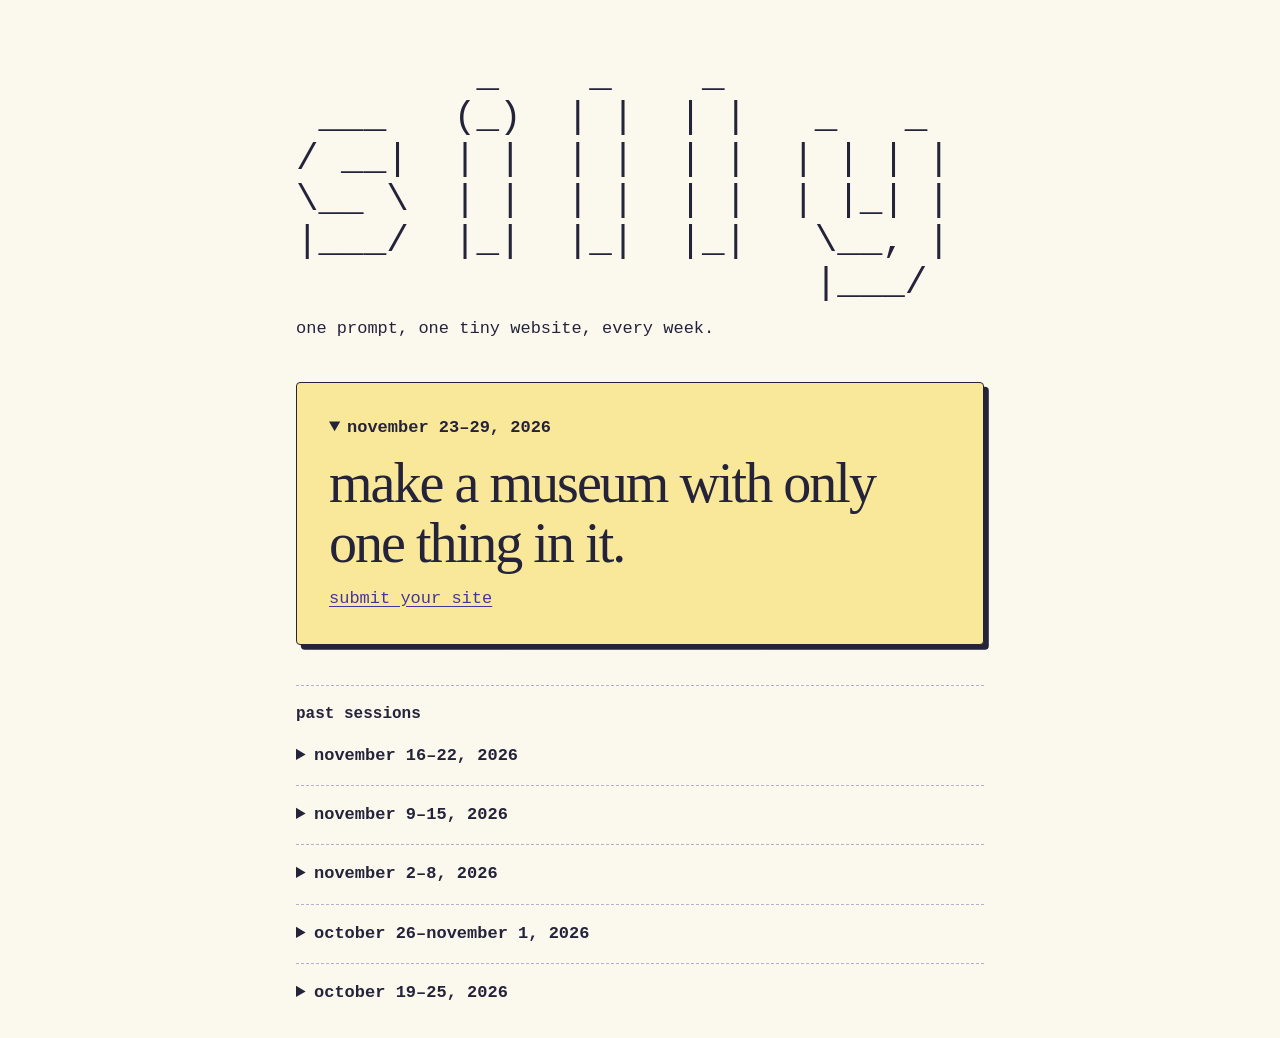
<file: index.html>
<!doctype html>
<html lang="en">
<head>
  <meta charset="utf-8">
  <meta name="viewport" content="width=device-width, initial-scale=1">
  <meta name="description" content="A weekly prompt for making and sharing tiny websites.">
  <title>silly</title>
  <link rel="stylesheet" href="./style.css?v=spaced-wordmark">
</head>
<body>
  <header>
    <h1 class="wordmark" aria-label="silly"><span aria-hidden="true">        _    _    _
 ___   (_)  | |  | |   _   _
/ __|  | |  | |  | |  | | | |
\__ \  | |  | |  | |  | |_| |
|___/  |_|  |_|  |_|   \__, |
                       |___/</span></h1>
    <p>one prompt, one tiny website, every week.</p>
  </header>

  <main>
    <details class="session session-current" id="week-2026-11-23" open>
      <summary><time datetime="2026-11-23">november 23</time>–<time datetime="2026-11-29">29, 2026</time></summary>
      <p class="instruction">make a museum with only one thing in it.</p>
      <p><a href="https://forms.gle/Y3xNjthd9MDKjX7y5">submit your site</a></p>
    </details>

    <section class="archive" id="archive" aria-labelledby="archive-heading">
      <h2 id="archive-heading">past sessions</h2>
      <details class="session" id="week-2026-11-16">
        <summary><time datetime="2026-11-16">november 16</time>–<time datetime="2026-11-22">22, 2026</time></summary>
        <p class="instruction">make a website for something that doesn’t need one.</p>
        <ul class="submissions" aria-label="submissions">
          <li><a href="https://silly.spencers.dev/weeks/2026-11-16/">https://silly.spencers.dev/weeks/2026-11-16/</a></li>
        </ul>
      </details>
      <details class="session" id="week-2026-11-09">
        <summary><time datetime="2026-11-09">november 9</time>–<time datetime="2026-11-15">15, 2026</time></summary>
        <p class="instruction">make a lost-and-found for things you can’t hold.</p>
        <ul class="submissions" aria-label="submissions">
          <li><a href="https://silly.spencers.dev/weeks/2026-11-09/">https://silly.spencers.dev/weeks/2026-11-09/</a></li>
        </ul>
      </details>
      <details class="session" id="week-2026-11-02">
        <summary><time datetime="2026-11-02">november 2</time>–<time datetime="2026-11-08">8, 2026</time></summary>
        <p class="instruction">make a weather report for the inside of your home.</p>
        <ul class="submissions" aria-label="submissions">
          <li><a href="https://silly.spencers.dev/weeks/2026-11-02/">https://silly.spencers.dev/weeks/2026-11-02/</a></li>
        </ul>
      </details>
      <details class="session" id="week-2026-10-26">
        <summary><time datetime="2026-10-26">october 26</time>–<time datetime="2026-11-01">november 1, 2026</time></summary>
        <p class="instruction">make a manual for something that doesn’t come with one.</p>
        <ul class="submissions" aria-label="submissions">
          <li><a href="https://silly.spencers.dev/weeks/2026-10-26/">https://silly.spencers.dev/weeks/2026-10-26/</a></li>
        </ul>
      </details>
      <details class="session" id="week-2026-10-19">
        <summary><time datetime="2026-10-19">october 19</time>–<time datetime="2026-10-25">25, 2026</time></summary>
        <p class="instruction">make a waiting room for nothing in particular.</p>
        <ul class="submissions" aria-label="submissions">
          <li><a href="https://silly.spencers.dev/weeks/2026-10-19/">https://silly.spencers.dev/weeks/2026-10-19/</a></li>
        </ul>
      </details>
    </section>
  </main>

</body>
</html>
</file>
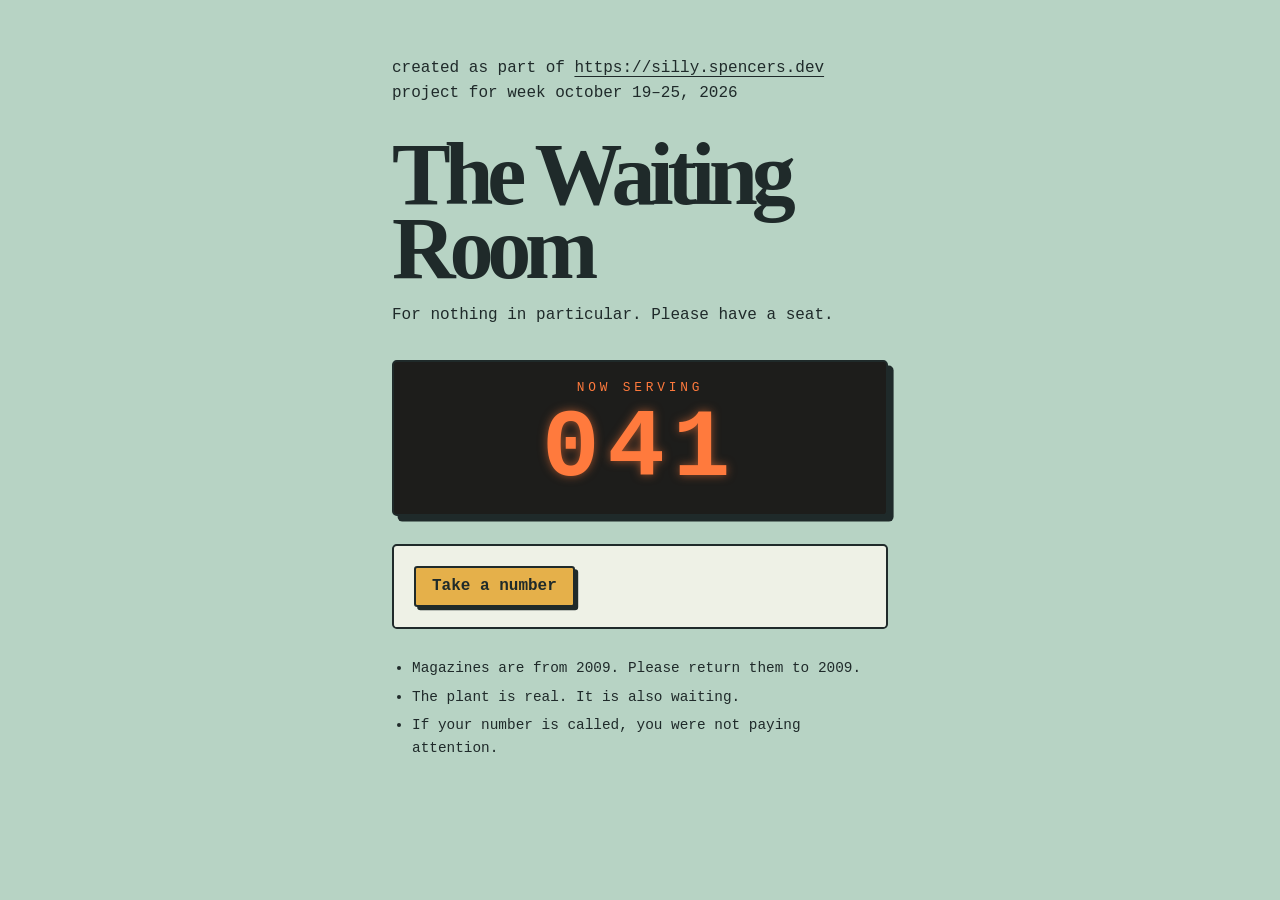
<file: weeks/2026-10-19/index.html>
<!doctype html>
<html lang="en">
<head>
  <meta charset="utf-8">
  <meta name="viewport" content="width=device-width, initial-scale=1">
  <meta name="description" content="A waiting room for nothing in particular. Take a number.">
  <title>The Waiting Room · silly.spencers.dev</title>
  <link rel="stylesheet" href="./style.css">
</head>
<body>
  <main>
    <div>created as part of <a class="back" href="https://silly.spencers.dev">https://silly.spencers.dev</a> project for week <time datetime="2026-10-19">october 19</time>–<time datetime="2026-10-25">25, 2026</time></div>

    <header>
      <h1>The Waiting Room</h1>
      <p>For nothing in particular. Please have a seat.</p>
    </header>

    <section class="board" aria-live="polite">
      <p class="label">now serving</p>
      <p class="serving" id="serving">041</p>
    </section>

    <section class="desk">
      <button type="button" id="take">Take a number</button>
      <p class="ticket" id="ticket" hidden>Your number is <strong id="mine"></strong>.<br><span id="ahead"></span></p>
    </section>

    <ul class="notices">
      <li>Magazines are from 2009. Please return them to 2009.</li>
      <li>The plant is real. It is also waiting.</li>
      <li>If your number is called, you were not paying attention.</li>
    </ul>
  </main>
  <script>
    const servingEl = document.getElementById("serving");
    const ticketEl = document.getElementById("ticket");
    const mineEl = document.getElementById("mine");
    const aheadEl = document.getElementById("ahead");
    const pad = (n) => String(n).padStart(3, "0");
    let serving = 41;
    let mine = null;

    function update() {
      servingEl.textContent = pad(serving);
      if (mine === null) return;
      const gap = mine - serving;
      aheadEl.textContent = gap > 1 ? `${gap - 1} people ahead of you. Probably.`
        : gap === 1 ? "You’re next. Any minute now." : "";
    }

    document.getElementById("take").addEventListener("click", () => {
      mine = serving + 7 + Math.floor(Math.random() * 6);
      mineEl.textContent = pad(mine);
      ticketEl.hidden = false;
      update();
    });

    setInterval(() => {
      // the line moves, but never quite to you
      if (mine !== null && mine - serving <= 1) {
        mine += 1 + Math.floor(Math.random() * 3);
        mineEl.textContent = pad(mine);
        aheadEl.textContent = "Someone with an appointment went ahead. Sorry.";
        return;
      }
      serving += 1;
      update();
    }, 6000);
  </script>
</body>
</html>
</file>
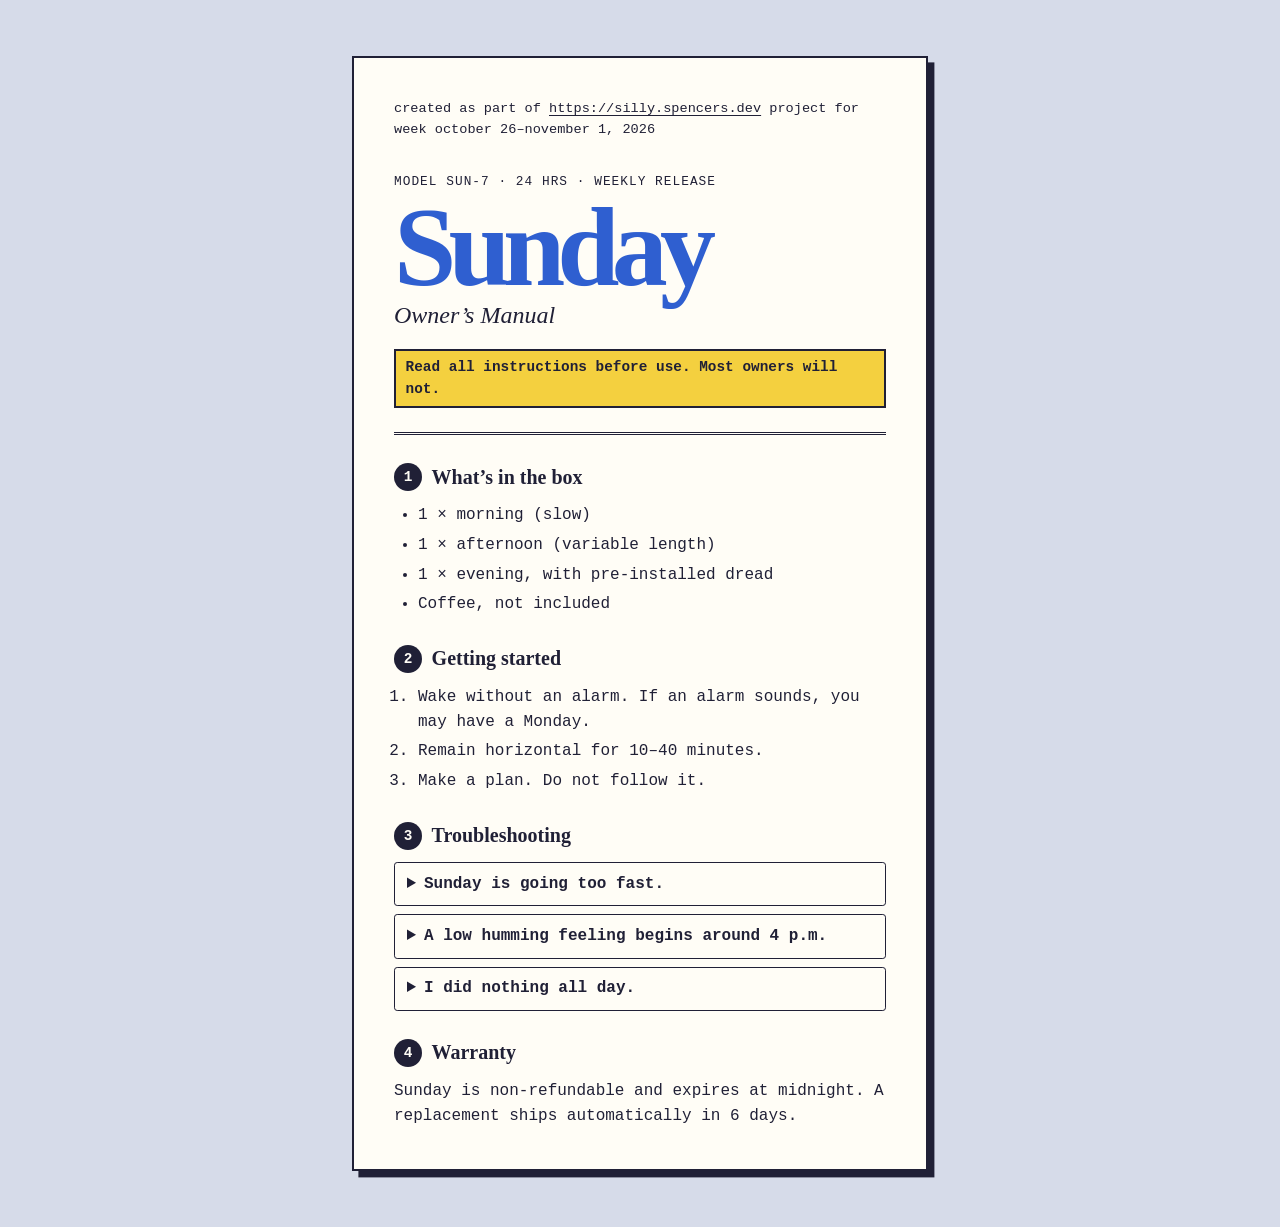
<file: weeks/2026-10-26/index.html>
<!doctype html>
<html lang="en">
<head>
  <meta charset="utf-8">
  <meta name="viewport" content="width=device-width, initial-scale=1">
  <meta name="description" content="An owner’s manual for Sunday, which does not come with one.">
  <title>Sunday: Owner’s Manual · silly.spencers.dev</title>
  <link rel="stylesheet" href="./style.css">
</head>
<body>
  <main class="manual">
    <div class="credit">created as part of <a class="back" href="https://silly.spencers.dev">https://silly.spencers.dev</a> project for week <time datetime="2026-10-26">october 26</time>–<time datetime="2026-11-01">november 1, 2026</time></div>

    <header>
      <p class="model">Model SUN-7 · 24 hrs · Weekly release</p>
      <h1>Sunday</h1>
      <p class="sub">Owner’s Manual</p>
      <p class="warn">Read all instructions before use. Most owners will not.</p>
    </header>

    <section>
      <h2><span>1</span> What’s in the box</h2>
      <ul>
        <li>1 × morning (slow)</li>
        <li>1 × afternoon (variable length)</li>
        <li>1 × evening, with pre-installed dread</li>
        <li>Coffee, not included</li>
      </ul>
    </section>

    <section>
      <h2><span>2</span> Getting started</h2>
      <ol>
        <li>Wake without an alarm. If an alarm sounds, you may have a Monday.</li>
        <li>Remain horizontal for 10–40 minutes.</li>
        <li>Make a plan. Do not follow it.</li>
      </ol>
    </section>

    <section>
      <h2><span>3</span> Troubleshooting</h2>
      <details>
        <summary>Sunday is going too fast.</summary>
        <p>This is normal. Sunday runs at 1.6× the speed of Saturday. There is no fix.</p>
      </details>
      <details>
        <summary>A low humming feeling begins around 4 p.m.</summary>
        <p>The Sunday Scaries module has started. Take a walk. It will pass by Tuesday.</p>
      </details>
      <details>
        <summary>I did nothing all day.</summary>
        <p>Your Sunday is working as intended.</p>
      </details>
    </section>

    <footer>
      <h2><span>4</span> Warranty</h2>
      <p>Sunday is non-refundable and expires at midnight. A replacement ships automatically in 6 days.</p>
    </footer>
  </main>
</body>
</html>
</file>
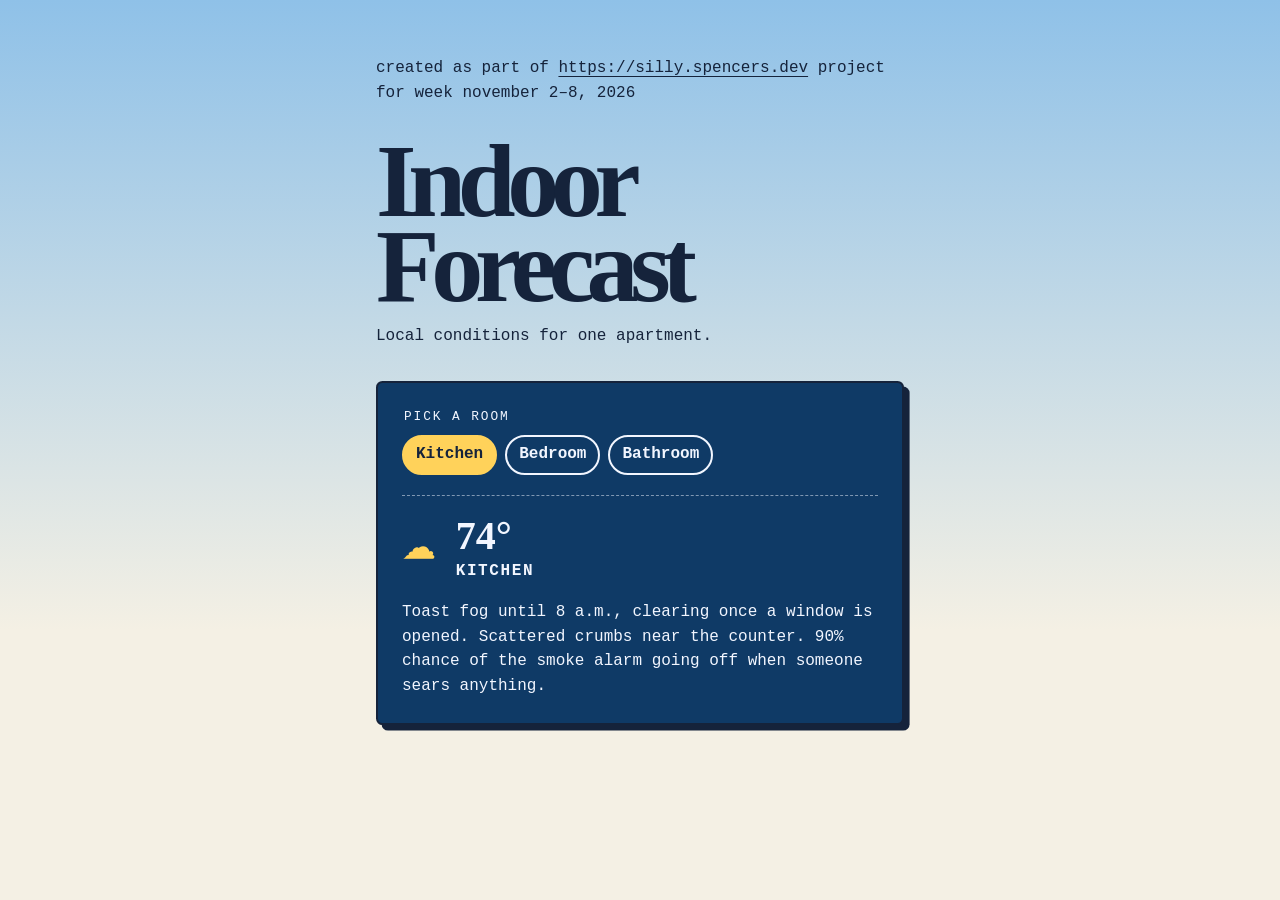
<file: weeks/2026-11-02/index.html>
<!doctype html>
<html lang="en">
<head>
  <meta charset="utf-8">
  <meta name="viewport" content="width=device-width, initial-scale=1">
  <meta name="description" content="A weather report for the rooms of one apartment.">
  <title>Indoor Forecast · silly.spencers.dev</title>
  <link rel="stylesheet" href="./style.css">
</head>
<body>
  <main>
    <div>created as part of <a class="back" href="https://silly.spencers.dev">https://silly.spencers.dev</a> project for week <time datetime="2026-11-02">november 2</time>–<time datetime="2026-11-08">8, 2026</time></div>

    <header>
      <h1>Indoor<br>Forecast</h1>
      <p>Local conditions for one apartment.</p>
    </header>

    <div class="station">
      <fieldset class="rooms">
        <legend>Pick a room</legend>
        <label><input type="radio" name="room" value="kitchen" checked> Kitchen</label>
        <label><input type="radio" name="room" value="bedroom"> Bedroom</label>
        <label><input type="radio" name="room" value="bathroom"> Bathroom</label>
      </fieldset>

      <article class="report" data-room="kitchen">
        <p class="icon" aria-hidden="true">☁︎</p>
        <p class="temp">74°</p>
        <h2>Kitchen</h2>
        <p>Toast fog until 8 a.m., clearing once a window is opened. Scattered crumbs near the counter. 90% chance of the smoke alarm going off when someone sears anything.</p>
      </article>

      <article class="report" data-room="bedroom">
        <p class="icon" aria-hidden="true">☾</p>
        <p class="temp">66°</p>
        <h2>Bedroom</h2>
        <p>Calm and dim. A blanket front moves in after 11 p.m., with a cold toe advisory along the edge of the bed. Laundry accumulation on the chair: 2–4 inches.</p>
      </article>

      <article class="report" data-room="bathroom">
        <p class="icon" aria-hidden="true">♨︎</p>
        <p class="temp">81°</p>
        <h2>Bathroom</h2>
        <p>Dense fog after showers. Mirror visibility near zero. Expect a brief cold snap when the door opens.</p>
      </article>
    </div>
  </main>
</body>
</html>
</file>
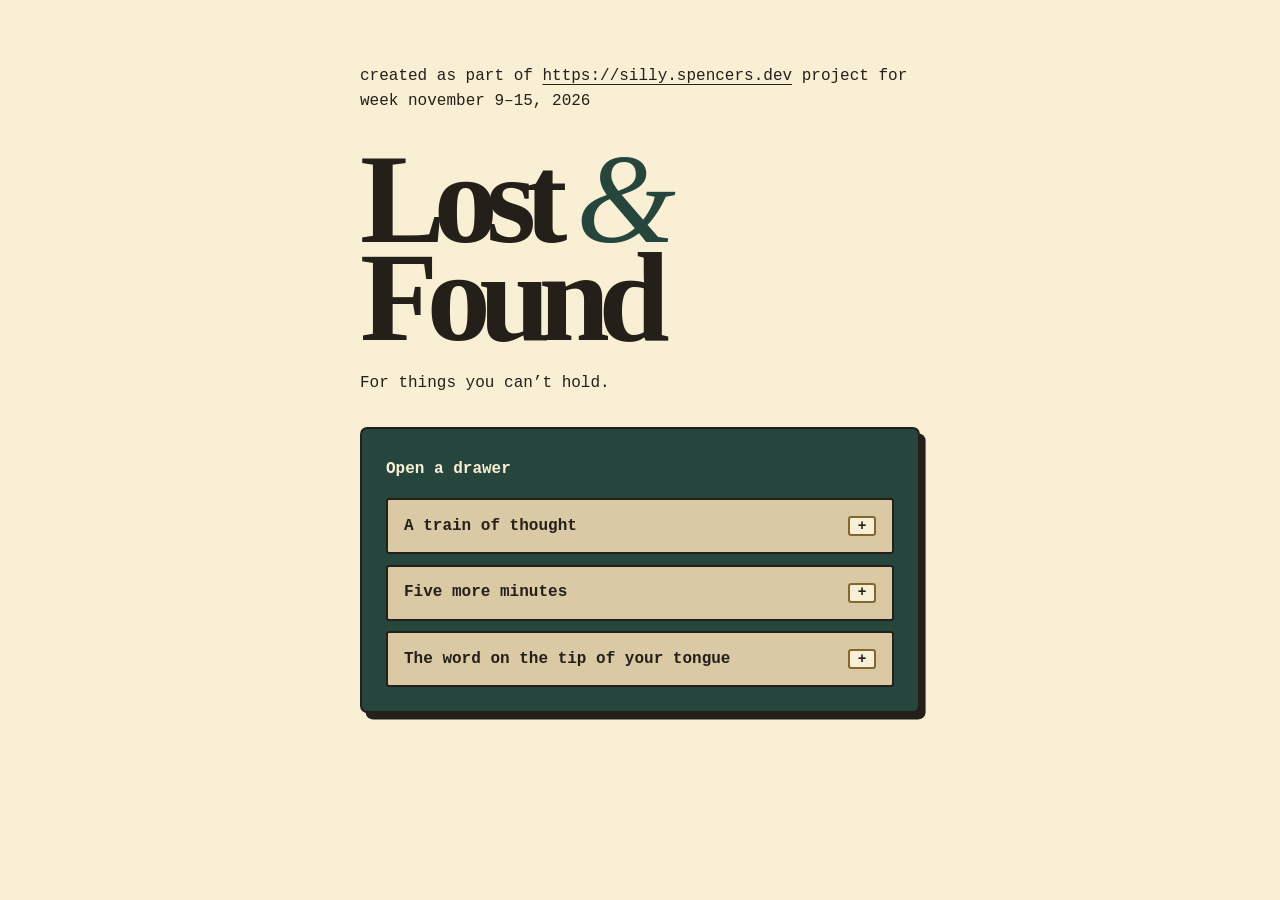
<file: weeks/2026-11-09/index.html>
<!doctype html>
<html lang="en">
<head>
  <meta charset="utf-8">
  <meta name="viewport" content="width=device-width, initial-scale=1">
  <meta name="description" content="A lost-and-found for things you can’t hold.">
  <title>Lost &amp; Found · silly.spencers.dev</title>
  <link rel="stylesheet" href="./style.css">
</head>
<body>
  <main class="office">
    <header>
      <div>created as part of <a class="back" href="https://silly.spencers.dev">https://silly.spencers.dev</a> project for week <time datetime="2026-11-09">november 9</time>–<time datetime="2026-11-15">15, 2026</time></div>
      <h1>Lost <i>&amp;</i><br> Found</h1>
      <p>For things you can’t hold.</p>
    </header>

    <section aria-labelledby="drawers">
      <h2 id="drawers">Open a drawer</h2>

      <details>
        <summary><span>A train of thought</span><span class="handle" aria-hidden="true"></span></summary>
        <div class="ticket">
          <p>Found in the kitchen, just inside the doorway.</p>
          <p>To claim it, walk back into the room you came from.</p>
        </div>
      </details>

      <details>
        <summary><span>Five more minutes</span><span class="handle" aria-hidden="true"></span></summary>
        <div class="ticket">
          <p>Found folded under a pillow at 7:05 a.m.</p>
          <p>To claim them, turn the alarm off and close your eyes. They may go missing again.</p>
        </div>
      </details>

      <details>
        <summary><span>The word on the tip of your tongue</span><span class="handle" aria-hidden="true"></span></summary>
        <div class="ticket">
          <p>Found halfway through a sentence. Starts with an M, probably.</p>
          <p>To claim it, stop looking. It’ll turn up in the shower.</p>
        </div>
      </details>
    </section>
  </main>
</body>
</html>
</file>
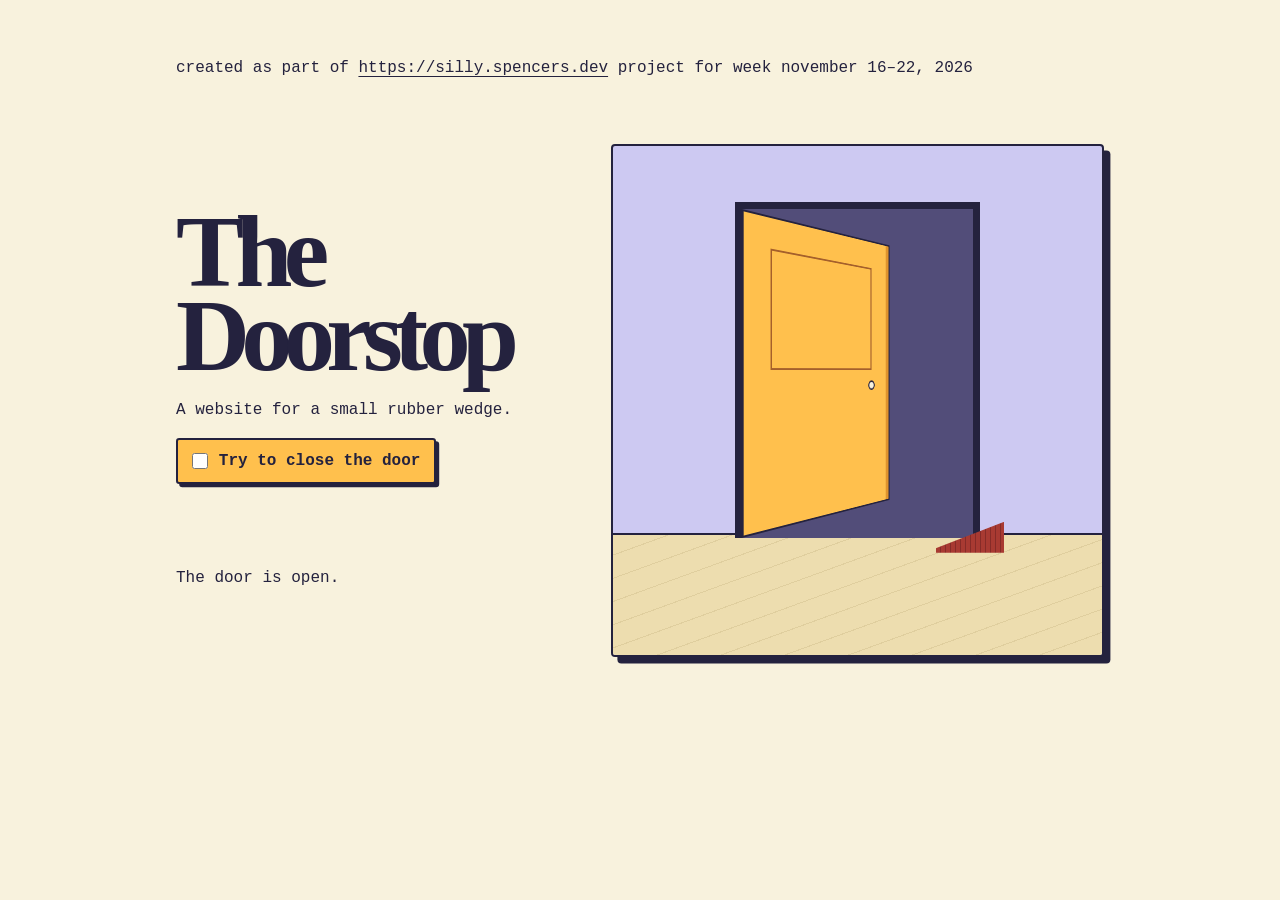
<file: weeks/2026-11-16/index.html>
<!doctype html>
<html lang="en">
<head>
  <meta charset="utf-8">
  <meta name="viewport" content="width=device-width, initial-scale=1">
  <meta name="description" content="A website for a doorstop. Try to close the door.">
  <title>The Doorstop · silly.spencers.dev</title>
  <link rel="stylesheet" href="./style.css">
</head>
<body>
  <main>
    <div>created as part of <a class="back" href="https://silly.spencers.dev">https://silly.spencers.dev</a> project for week <time datetime="2026-11-16">november 16</time>–<time datetime="2026-11-22">22, 2026</time></div>

    <div class="exhibit">
      <header>
        <h1>The<br>Doorstop</h1>
        <p>A website for a small rubber wedge.</p>
      </header>

      <label class="control">
        <input type="checkbox">
        Try to close the door
      </label>

      <p class="result">
        <span class="ready">The door is open.</span>
        <span class="stopped">Still open. The doorstop has done its job.</span>
      </p>

      <div class="scene" aria-hidden="true">
        <div class="floor"></div>
        <div class="frame">
          <div class="door"><span></span></div>
        </div>
        <div class="wedge"></div>
      </div>
    </div>
  </main>
</body>
</html>
</file>
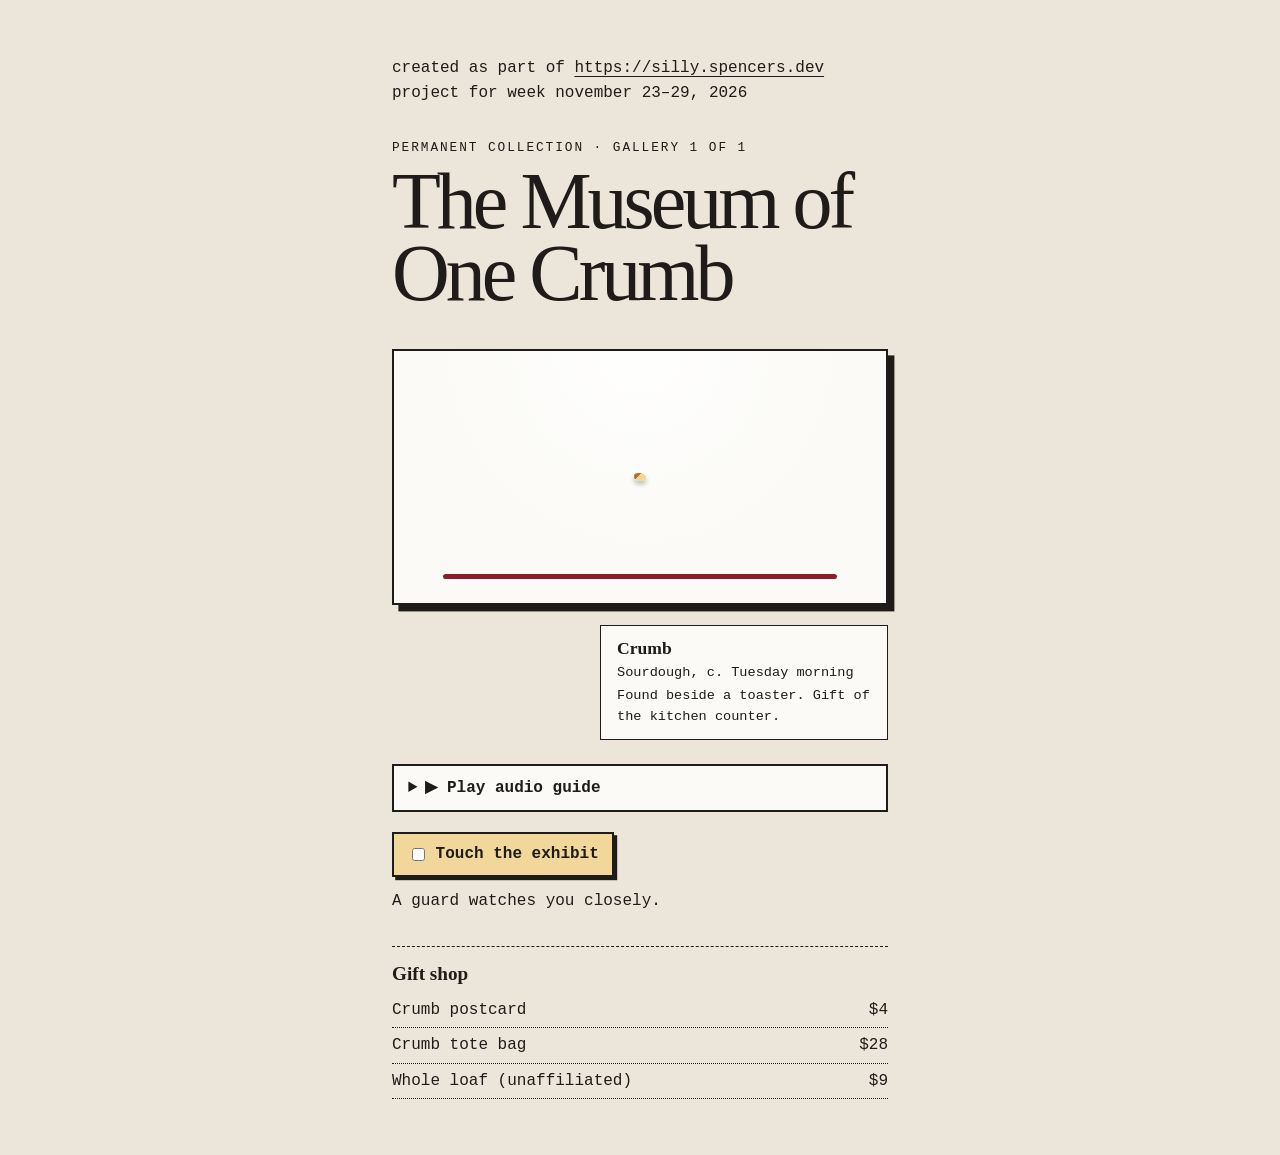
<file: weeks/2026-11-23/index.html>
<!doctype html>
<html lang="en">
<head>
  <meta charset="utf-8">
  <meta name="viewport" content="width=device-width, initial-scale=1">
  <meta name="description" content="A museum with only one thing in it: a crumb.">
  <title>The Museum of One Crumb · silly.spencers.dev</title>
  <link rel="stylesheet" href="./style.css">
</head>
<body>
  <main>
    <div>created as part of <a class="back" href="https://silly.spencers.dev">https://silly.spencers.dev</a> project for week <time datetime="2026-11-23">november 23</time>–<time datetime="2026-11-29">29, 2026</time></div>

    <header>
      <p class="kicker">Permanent collection · Gallery 1 of 1</p>
      <h1>The Museum of One Crumb</h1>
    </header>

    <figure class="case">
      <div class="plinth" aria-hidden="true"><span class="crumb"></span></div>
      <figcaption class="plaque">
        <strong>Crumb</strong>
        <span>Sourdough, c. Tuesday morning</span>
        <span>Found beside a toaster. Gift of the kitchen counter.</span>
      </figcaption>
    </figure>

    <details class="guide">
      <summary>▶ Play audio guide</summary>
      <p>“Look closely. Notice the golden crust on one side and the soft interior on the other. The artist, a slice of toast, left this one behind during a rushed breakfast. Scholars still argue about whether it fell or was dropped. Please do not breathe on the exhibit.”</p>
    </details>

    <label class="touch">
      <input type="checkbox">
      Touch the exhibit
    </label>
    <p class="guard"><span class="ok">A guard watches you closely.</span><span class="no">The guard clears their throat. Please step back from the crumb.</span></p>

    <section class="shop">
      <h2>Gift shop</h2>
      <ul>
        <li>Crumb postcard <span>$4</span></li>
        <li>Crumb tote bag <span>$28</span></li>
        <li>Whole loaf (unaffiliated) <span>$9</span></li>
      </ul>
    </section>
  </main>
</body>
</html>
</file>
<file: style.css>
:root {
  color-scheme: light;
  --paper: #fbf8ee;
  --ink: #25233a;
  --link: #44359b;
  --rule: #b8b1cd;
  --highlight: #f9e899;
}

* {
  box-sizing: border-box;
}

body {
  max-inline-size: 48rem;
  margin: 0 auto;
  padding: clamp(1.5rem, 5vw, 3.5rem) clamp(1rem, 5vw, 2.5rem) 2rem;
  background: var(--paper);
  color: var(--ink);
  font: 1.0625rem/1.55 ui-monospace, "Courier New", monospace;
}

h1,
.instruction {
  font-family: Georgia, "Times New Roman", serif;
}

h1 {
  margin: 0;
  font-size: clamp(2.25rem, 8vw, 5rem);
  font-weight: 500;
  letter-spacing: -0.055em;
  line-height: 1;
  overflow-wrap: anywhere;
}

.wordmark {
  font-family: ui-monospace, "Courier New", monospace;
  font-size: clamp(0.75rem, 4.7vw, 2.35rem);
  letter-spacing: 0;
  line-height: 1.1;
  white-space: pre;
}

h2 {
  margin: 0;
  font-size: 1rem;
}

p {
  margin: 0.75rem 0 0;
}

a {
  color: var(--link);
  text-underline-offset: 0.2em;
}

a:focus-visible {
  outline: 2px solid currentColor;
  outline-offset: 4px;
}

header a {
  display: inline-block;
  margin-top: 1rem;
}

.session {
  margin-top: 1rem;
}

.session summary {
  cursor: pointer;
  font-weight: 700;
}

.session summary:focus-visible {
  outline: 2px solid currentColor;
  outline-offset: 4px;
}

.session + .session {
  padding-top: 1rem;
  border-top: 1px dashed var(--rule);
}

.session-current {
  margin-top: 2.5rem;
  padding: clamp(1rem, 5vw, 2rem);
  border: 1px solid var(--ink);
  border-radius: 0.25rem;
  background: var(--highlight);
  box-shadow: 0.3rem 0.3rem 0 var(--ink);
}

.instruction {
  font-size: 1.35rem;
  line-height: 1.3;
}

.session-current .instruction {
  max-inline-size: 24ch;
  font-size: clamp(2rem, 6vw, 3.5rem);
  letter-spacing: -0.035em;
  line-height: 1.07;
}

.archive {
  margin-top: 2.5rem;
  padding-top: 1rem;
  border-top: 1px dashed var(--rule);
}

.credit {
  font-size: 0.875rem;
}

.submissions {
  margin: 0.75rem 0 0;
  padding-inline-start: 1.25rem;
}

.submissions li + li {
  margin-top: 0.5rem;
}
</file>
<file: weeks/2026-10-19/style.css>
:root {
  color-scheme: light;
  --ink: #1f2a2a;
  --paper: #eef1e6;
  --wall: #b7d3c4;
  --board: #1d1d1b;
  --led: #ff7a3d;
  --chair: #e5b04a;
}

* { box-sizing: border-box; }

body {
  margin: 0;
  background: var(--wall);
  color: var(--ink);
  font: 1rem/1.55 "Courier New", monospace;
}

main {
  max-inline-size: 38rem;
  margin: 0 auto;
  padding: clamp(1.25rem, 5vw, 3.5rem);
}

.back { color: inherit; text-underline-offset: 0.25em; }

h1 {
  margin: 2rem 0 0;
  font: 700 clamp(3rem, 11vw, 5.5rem)/0.85 Georgia, serif;
  letter-spacing: -0.07em;
}

header p { margin: 1rem 0 0; }

.board {
  margin-top: 2rem;
  padding: 1rem 1.25rem;
  border: 2px solid var(--ink);
  border-radius: 0.3rem;
  background: var(--board);
  box-shadow: 0.35rem 0.35rem var(--ink);
  color: var(--led);
  text-align: center;
}

.label {
  margin: 0;
  letter-spacing: 0.3em;
  text-transform: uppercase;
  font-size: 0.8rem;
}

.serving {
  margin: 0.25rem 0 0;
  font: 700 clamp(3.5rem, 16vw, 6rem)/1 "Courier New", monospace;
  letter-spacing: 0.08em;
  text-shadow: 0 0 0.6rem rgb(255 122 61 / 0.55);
}

.desk {
  margin-top: 1.75rem;
  padding: 1.25rem;
  border: 2px solid var(--ink);
  border-radius: 0.3rem;
  background: var(--paper);
}

button {
  padding: 0.6rem 1rem;
  border: 2px solid var(--ink);
  border-radius: 0.2rem;
  background: var(--chair);
  box-shadow: 0.2rem 0.2rem var(--ink);
  color: var(--ink);
  cursor: pointer;
  font: 700 1rem "Courier New", monospace;
}

button:hover { background: #f0c46a; }
button:active { transform: translate(0.1rem, 0.1rem); box-shadow: 0.1rem 0.1rem var(--ink); }

button:focus-visible,
.back:focus-visible {
  outline: 2px dashed currentColor;
  outline-offset: 4px;
}

.ticket { margin: 1rem 0 0; }
.ticket strong { font-size: 1.4rem; }

.notices {
  margin: 1.75rem 0 0;
  padding-inline-start: 1.25rem;
  font-size: 0.9rem;
}

.notices li + li { margin-top: 0.4rem; }
</file>
<file: weeks/2026-10-26/style.css>
:root {
  color-scheme: light;
  --ink: #202036;
  --paper: #fffdf6;
  --desk: #d6dbe9;
  --accent: #2f5fd0;
  --warn: #f4d03f;
}

* { box-sizing: border-box; }

body {
  margin: 0;
  padding: clamp(1rem, 5vw, 3.5rem);
  background: var(--desk);
  color: var(--ink);
  font: 1rem/1.55 "Courier New", monospace;
}

.manual {
  max-inline-size: 36rem;
  margin: auto;
  padding: clamp(1.25rem, 5vw, 2.5rem);
  border: 2px solid var(--ink);
  background: var(--paper);
  box-shadow: 0.4rem 0.4rem var(--ink);
}

.credit { font-size: 0.85rem; }
.back { color: inherit; text-underline-offset: 0.25em; }

header {
  margin-top: 2rem;
  padding-bottom: 1.5rem;
  border-bottom: 3px double var(--ink);
}

.model {
  margin: 0;
  font-size: 0.8rem;
  letter-spacing: 0.08em;
  text-transform: uppercase;
}

h1 {
  margin: 0.5rem 0 0;
  font: 700 clamp(3.75rem, 15vw, 7rem)/0.85 Georgia, serif;
  letter-spacing: -0.07em;
  color: var(--accent);
}

.sub {
  margin: 0.4rem 0 0;
  font: italic 1.5rem Georgia, serif;
}

.warn {
  display: inline-block;
  margin: 1.25rem 0 0;
  padding: 0.35rem 0.6rem;
  border: 2px solid var(--ink);
  background: var(--warn);
  font-weight: 700;
  font-size: 0.9rem;
}

section, footer { margin-top: 1.75rem; }

h2 {
  display: flex;
  align-items: center;
  gap: 0.6rem;
  margin: 0 0 0.75rem;
  font: 700 1.25rem Georgia, serif;
}

h2 span {
  display: grid;
  place-items: center;
  inline-size: 1.75rem;
  aspect-ratio: 1;
  border-radius: 50%;
  background: var(--ink);
  color: var(--paper);
  font: 700 0.9rem "Courier New", monospace;
}

ul, ol { margin: 0; padding-inline-start: 1.5rem; }
li + li { margin-top: 0.3rem; }

details {
  border: 1px solid var(--ink);
  border-radius: 0.2rem;
}

details + details { margin-top: 0.5rem; }

summary {
  padding: 0.55rem 0.75rem;
  cursor: pointer;
  font-weight: 700;
}

details[open] summary { border-bottom: 1px dashed var(--ink); background: #eef1fb; }
details p { margin: 0; padding: 0.6rem 0.75rem; }

footer p { margin: 0; }

summary:focus-visible,
.back:focus-visible {
  outline: 2px dashed currentColor;
  outline-offset: 3px;
}
</file>
<file: weeks/2026-11-02/style.css>
:root {
  color-scheme: light;
  --ink: #15233b;
  --paper: #f4f0e4;
  --sky: #8fc1e8;
  --screen: #0f3a66;
  --sun: #ffd25a;
}

* { box-sizing: border-box; }

body {
  margin: 0;
  background: linear-gradient(var(--sky), var(--paper) 70%);
  min-block-size: 100vh;
  color: var(--ink);
  font: 1rem/1.55 "Courier New", monospace;
}

main {
  max-inline-size: 40rem;
  margin: 0 auto;
  padding: clamp(1.25rem, 5vw, 3.5rem);
}

.back { color: inherit; text-underline-offset: 0.25em; }

h1 {
  margin: 2rem 0 0;
  font: 700 clamp(3.5rem, 13vw, 6.5rem)/0.82 Georgia, serif;
  letter-spacing: -0.08em;
}

header p { margin: 1rem 0 0; }

.station {
  margin-top: 2rem;
  padding: clamp(1rem, 4vw, 1.5rem);
  border: 2px solid var(--ink);
  border-radius: 0.4rem;
  background: var(--screen);
  box-shadow: 0.35rem 0.35rem var(--ink);
  color: #f2f6ff;
}

.rooms {
  display: flex;
  flex-wrap: wrap;
  gap: 0.5rem;
  margin: 0;
  padding: 0;
  border: 0;
}

.rooms legend {
  margin-bottom: 0.5rem;
  font-size: 0.8rem;
  letter-spacing: 0.15em;
  text-transform: uppercase;
}

.rooms label {
  padding: 0.35rem 0.75rem;
  border: 2px solid #f2f6ff;
  border-radius: 999px;
  cursor: pointer;
  font-weight: 700;
}

.rooms input {
  position: absolute;
  opacity: 0;
  pointer-events: none;
}

.rooms label:has(input:checked) {
  background: var(--sun);
  border-color: var(--sun);
  color: var(--ink);
}

.rooms label:has(input:focus-visible),
.back:focus-visible {
  outline: 2px dashed currentColor;
  outline-offset: 3px;
}

.report {
  display: none;
  grid-template-columns: auto 1fr;
  gap: 0 1.25rem;
  margin-top: 1.25rem;
  padding-top: 1.25rem;
  border-top: 1px dashed rgb(242 246 255 / 0.5);
}

.station:has([value="kitchen"]:checked) [data-room="kitchen"],
.station:has([value="bedroom"]:checked) [data-room="bedroom"],
.station:has([value="bathroom"]:checked) [data-room="bathroom"] {
  display: grid;
}

.icon {
  grid-row: span 2;
  margin: 0;
  color: var(--sun);
  font-size: 3.5rem;
  line-height: 1;
}

.temp {
  margin: 0;
  font: 700 2.5rem/1 Georgia, serif;
}

.report h2 {
  grid-column: 2;
  margin: 0.2rem 0 0;
  font-size: 1rem;
  letter-spacing: 0.1em;
  text-transform: uppercase;
}

.report p:last-child {
  grid-column: 1 / -1;
  margin: 1rem 0 0;
}
</file>
<file: weeks/2026-11-09/style.css>
:root {
  color-scheme: light;
  --ink: #241f18;
  --paper: #f9efd5;
  --cabinet: #26463d;
  --drawer: #d9caa5;
  --hardware: #856632;
}

* {
  box-sizing: border-box;
}

body {
  margin: 0;
  padding: clamp(1rem, 5vw, 4rem);
  background: var(--paper);
  color: var(--ink);
  font: 1rem/1.55 "Courier New", monospace;
}

.office {
  max-inline-size: 35rem;
  margin: auto;
}

.back {
  color: inherit;
  text-underline-offset: 0.25em;
}

h1 {
  margin: 2.25rem 0 0;
  font: 700 clamp(4rem, 14vw, 8rem)/0.77 Georgia, serif;
  letter-spacing: -0.09em;
}

h1 i {
  color: var(--cabinet);
  font-weight: 400;
}

header p {
  margin: 1.5rem 0 0;
}

section {
  margin-block: 2rem;
  padding: clamp(0.75rem, 4vw, 1.5rem);
  border: 2px solid var(--ink);
  border-radius: 0.45rem;
  background: var(--cabinet);
  box-shadow: 0.35rem 0.4rem 0 var(--ink);
}

h2 {
  margin: 0.25rem 0 1rem;
  color: var(--paper);
  font-size: 1rem;
}

details + details {
  margin-top: 0.65rem;
}

summary {
  display: flex;
  align-items: center;
  justify-content: space-between;
  gap: 0.75rem;
  min-block-size: 3.5rem;
  padding: 0.75rem 1rem;
  border: 2px solid var(--ink);
  border-radius: 0.2rem;
  background: var(--drawer);
  cursor: pointer;
  font-weight: 700;
  list-style: none;
}

summary::-webkit-details-marker {
  display: none;
}

summary:hover,
details[open] summary {
  background: #e9dcbf;
}

a:focus-visible,
summary:focus-visible {
  outline: 2px dashed currentColor;
  outline-offset: 4px;
}

summary:focus-visible {
  outline-color: var(--paper);
}

.handle {
  display: grid;
  flex: 0 0 1.75rem;
  block-size: 1.25rem;
  place-items: center;
  border: 2px solid var(--hardware);
  border-radius: 0.2rem;
  background: var(--paper);
  font-size: 0.9rem;
  line-height: 1;
}

.handle::before {
  content: "+";
}

details[open] .handle::before {
  content: "−";
}

.ticket {
  margin: 0 0.35rem 0.9rem;
  padding: 1rem;
  border-bottom: 2px dashed var(--hardware);
  background: var(--paper);
}

.ticket p {
  margin: 0;
}

.ticket p + p {
  margin-top: 0.6rem;
}
</file>
<file: weeks/2026-11-16/style.css>
:root {
  color-scheme: light;
  --ink: #24223e;
  --paper: #f8f2dd;
  --wall: #cdc9f2;
  --door: #ffc04d;
  --wedge: #a83a32;
}

* {
  box-sizing: border-box;
}

body {
  margin: 0;
  background: var(--paper);
  color: var(--ink);
  font: 1rem/1.5 "Courier New", monospace;
}

main {
  max-inline-size: 65rem;
  margin: 0 auto;
  padding: clamp(1.25rem, 5vw, 3.5rem);
}

.back {
  color: inherit;
  text-underline-offset: 0.25em;
}

.exhibit {
  display: grid;
  grid-template-columns: 1fr 1.3fr;
  grid-template-areas:
    "header scene"
    "control scene"
    "result scene";
  align-items: start;
  align-content: center;
  gap: 1rem clamp(1.5rem, 5vw, 3.5rem);
  margin-block-start: clamp(1.75rem, 6vw, 4rem);
}

header {
  grid-area: header;
  align-self: end;
}

h1 {
  margin: 0;
  font: 700 clamp(3.5rem, 8vw, 7rem)/0.82 Georgia, serif;
  letter-spacing: -0.085em;
}

header p {
  margin: 1.25rem 0 0;
}

.control {
  grid-area: control;
  display: flex;
  align-items: center;
  justify-self: start;
  gap: 0.65rem;
  padding: 0.55rem 0.85rem;
  border: 2px solid var(--ink);
  border-radius: 0.2rem;
  background: var(--door);
  box-shadow: 0.2rem 0.2rem var(--ink);
  cursor: pointer;
  font-weight: bold;
}

.control:hover {
  background: #ffd17b;
}

.control input {
  inline-size: 1.05rem;
  block-size: 1.05rem;
  margin: 0;
  accent-color: var(--ink);
}

.control:focus-within,
.back:focus-visible {
  outline: 2px dashed currentColor;
  outline-offset: 4px;
}

.result {
  grid-area: result;
  margin: 0;
}

.stopped,
.exhibit:has(input:checked) .ready {
  display: none;
}

.exhibit:has(input:checked) .stopped {
  display: inline;
}

.scene {
  grid-area: scene;
  position: relative;
  align-self: center;
  inline-size: 100%;
  aspect-ratio: 1 / 1.04;
  overflow: hidden;
  border: 2px solid var(--ink);
  border-radius: 0.25rem;
  background: var(--wall);
  box-shadow: 0.4rem 0.4rem var(--ink);
}

.floor {
  position: absolute;
  inset: 76% 0 0;
  border-top: 2px solid var(--ink);
  background: repeating-linear-gradient(
    -20deg,
    #edddaf 0 1.3rem,
    #dfce9e 1.3rem calc(1.3rem + 1px)
  );
}

.frame {
  position: absolute;
  inset: 11% 25% 23% 25%;
  border: 0.45rem solid var(--ink);
  border-bottom: 0;
  background: #524d79;
  perspective: 36rem;
}

.door {
  position: absolute;
  inset: 0;
  border: 2px solid var(--ink);
  background: var(--door);
  box-shadow: inset -0.35rem 0 #df932d;
  transform-origin: left center;
  transform: rotateY(47deg);
  transition: transform 260ms ease-out;
}

.door::before {
  position: absolute;
  inset: 10% 15% 51%;
  border: 2px solid #a5602b;
  content: "";
}

.door span {
  position: absolute;
  inset: 53% 12% auto auto;
  inline-size: 0.75rem;
  aspect-ratio: 1;
  border: 2px solid var(--ink);
  border-radius: 50%;
  background: var(--paper);
}

.wedge {
  position: absolute;
  inset: auto auto 20% 66%;
  inline-size: 14%;
  aspect-ratio: 2.2;
  clip-path: polygon(0 85%, 100% 0, 100% 100%, 0 100%);
  background: repeating-linear-gradient(90deg, var(--wedge) 0 4px, #862b28 4px 5px);
}

.exhibit:has(input:checked) .door {
  transform: rotateY(15deg);
}

@media (max-width: 42rem) {
  .exhibit {
    grid-template-columns: 1fr;
    grid-template-areas: "header" "scene" "control" "result";
  }

  .scene {
    max-inline-size: 24rem;
    margin-block: 0.25rem 0.65rem;
  }
}

@media (prefers-reduced-motion: reduce) {
  .door {
    transition: none;
  }
}
</file>
<file: weeks/2026-11-23/style.css>
:root {
  color-scheme: light;
  --ink: #1e1b18;
  --wall: #ece6da;
  --plinth: #fbfaf6;
  --crust: #b4702e;
  --crumb: #f1d79a;
  --rope: #8a1f2b;
}

* { box-sizing: border-box; }

body {
  margin: 0;
  background: var(--wall);
  color: var(--ink);
  font: 1rem/1.55 "Courier New", monospace;
}

main {
  max-inline-size: 38rem;
  margin: 0 auto;
  padding: clamp(1.25rem, 5vw, 3.5rem);
}

.back { color: inherit; text-underline-offset: 0.25em; }

header { margin-top: 2rem; }

.kicker {
  margin: 0;
  font-size: 0.8rem;
  letter-spacing: 0.15em;
  text-transform: uppercase;
}

h1 {
  margin: 0.5rem 0 0;
  font: 400 clamp(2.75rem, 10vw, 5rem)/0.9 Georgia, serif;
  letter-spacing: -0.05em;
}

.case {
  margin: 2.5rem 0 0;
}

.plinth {
  position: relative;
  display: grid;
  place-items: center;
  block-size: 16rem;
  border: 2px solid var(--ink);
  background:
    radial-gradient(circle at 50% 0, rgb(255 255 255 / 0.9), transparent 60%),
    var(--plinth);
  box-shadow: 0.4rem 0.4rem var(--ink);
}

.plinth::after {
  position: absolute;
  inset: auto 10% 1.5rem;
  block-size: 0.35rem;
  border-radius: 999px;
  background: var(--rope);
  content: "";
}

.crumb {
  inline-size: 0.7rem;
  block-size: 0.5rem;
  border-radius: 40% 55% 35% 50%;
  background: linear-gradient(135deg, var(--crust) 0 35%, var(--crumb) 36%);
  box-shadow: 0 0.2rem 0.3rem rgb(0 0 0 / 0.25);
  transition: transform 300ms ease;
}

.plaque {
  display: grid;
  gap: 0.15rem;
  max-inline-size: 18rem;
  margin: 1.25rem 0 0 auto;
  padding: 0.75rem 1rem;
  border: 1px solid var(--ink);
  background: var(--plinth);
  font-size: 0.85rem;
}

.plaque strong { font: 700 1.1rem Georgia, serif; }

.guide {
  margin-top: 1.5rem;
  border: 2px solid var(--ink);
  background: var(--plinth);
}

.guide summary {
  padding: 0.6rem 0.9rem;
  cursor: pointer;
  font-weight: 700;
}

.guide p {
  margin: 0;
  padding: 0 0.9rem 0.9rem;
  font: italic 1.05rem/1.5 Georgia, serif;
}

.touch {
  display: inline-flex;
  align-items: center;
  gap: 0.5rem;
  margin-top: 1.25rem;
  padding: 0.5rem 0.85rem;
  border: 2px solid var(--ink);
  background: var(--crumb);
  box-shadow: 0.2rem 0.2rem var(--ink);
  cursor: pointer;
  font-weight: 700;
}

.touch input { accent-color: var(--ink); }

.guard { margin: 0.75rem 0 0; }
.guard .no { display: none; color: var(--rope); font-weight: 700; }
main:has(.touch input:checked) .guard .ok { display: none; }
main:has(.touch input:checked) .guard .no { display: inline; }
main:has(.touch input:checked) .crumb { transform: rotate(25deg) scale(0.9); }

.shop {
  margin-top: 2rem;
  padding-top: 1rem;
  border-top: 1px dashed var(--ink);
}

.shop h2 { margin: 0 0 0.5rem; font: 700 1.2rem Georgia, serif; }
.shop ul { margin: 0; padding: 0; list-style: none; }
.shop li { display: flex; justify-content: space-between; padding: 0.3rem 0; border-bottom: 1px dotted var(--ink); }

summary:focus-visible,
.touch:focus-within,
.back:focus-visible {
  outline: 2px dashed currentColor;
  outline-offset: 4px;
}

@media (prefers-reduced-motion: reduce) {
  .crumb { transition: none; }
}
</file>
